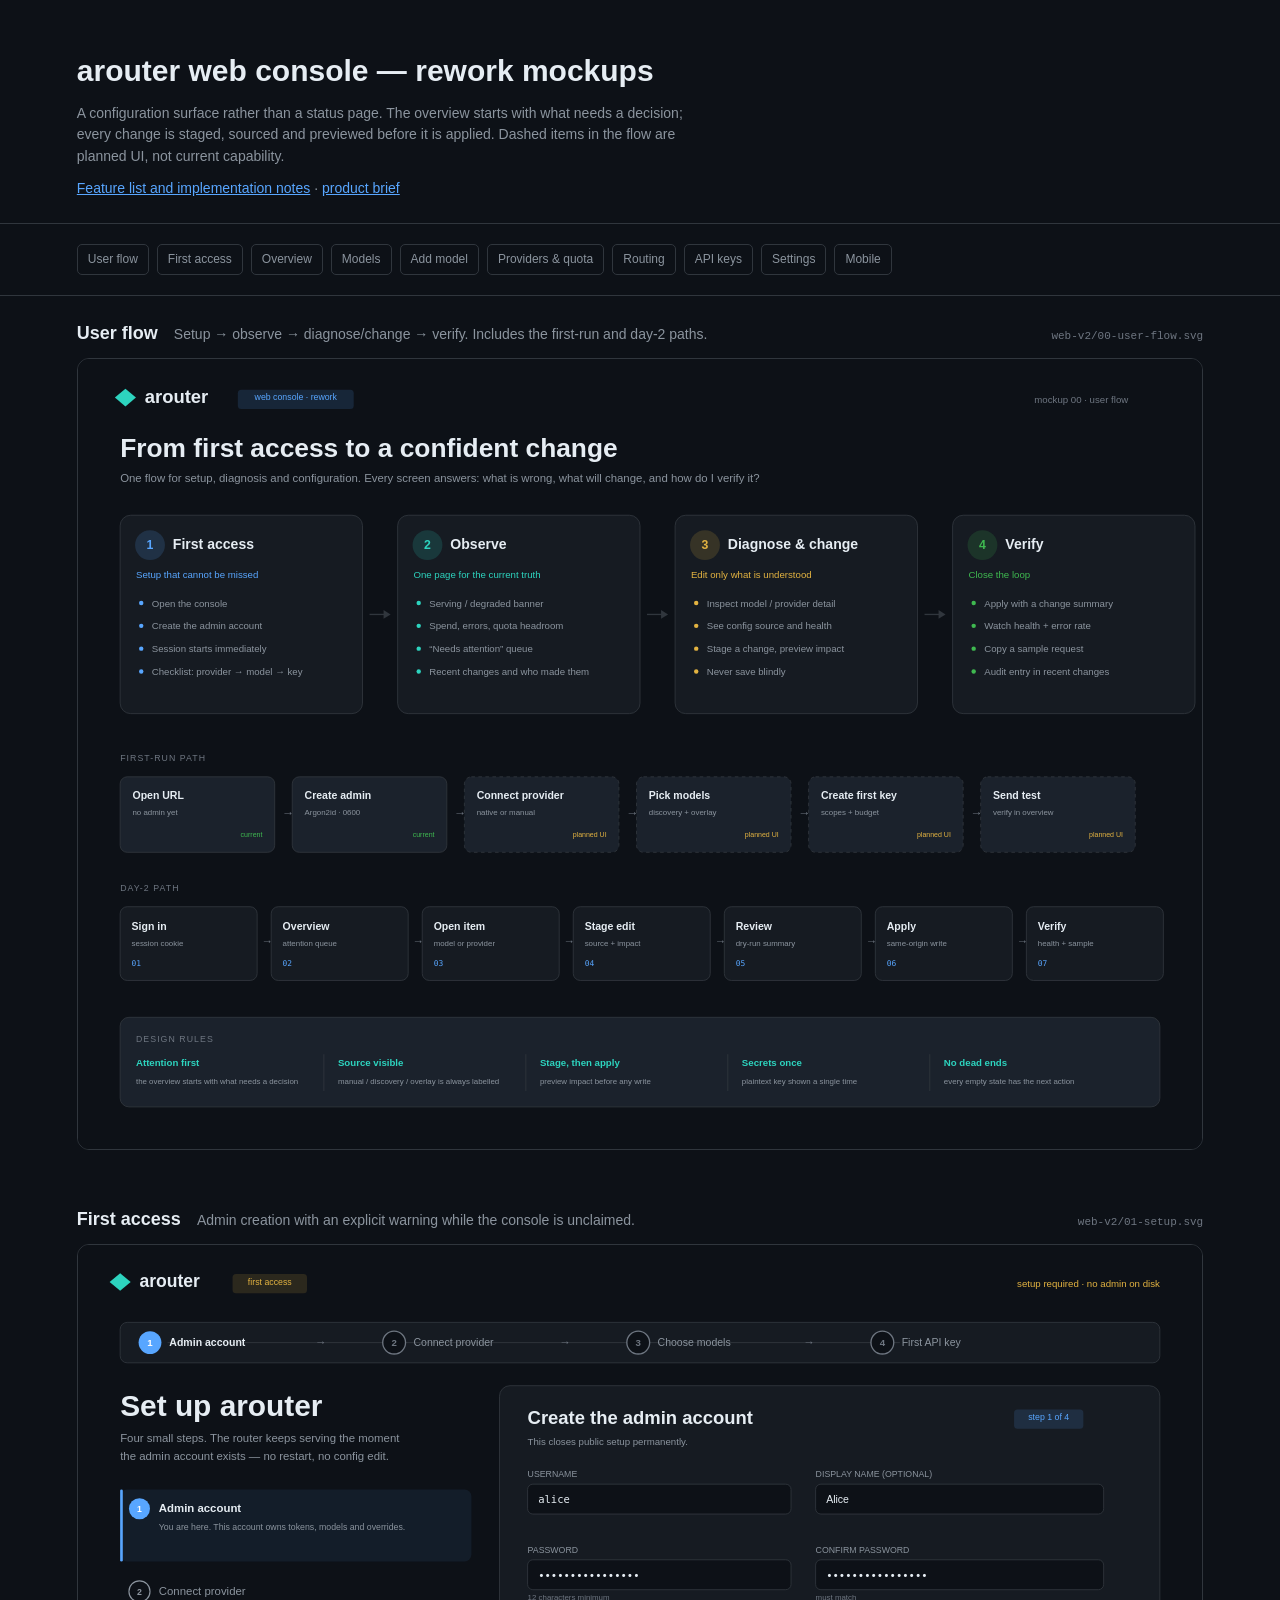
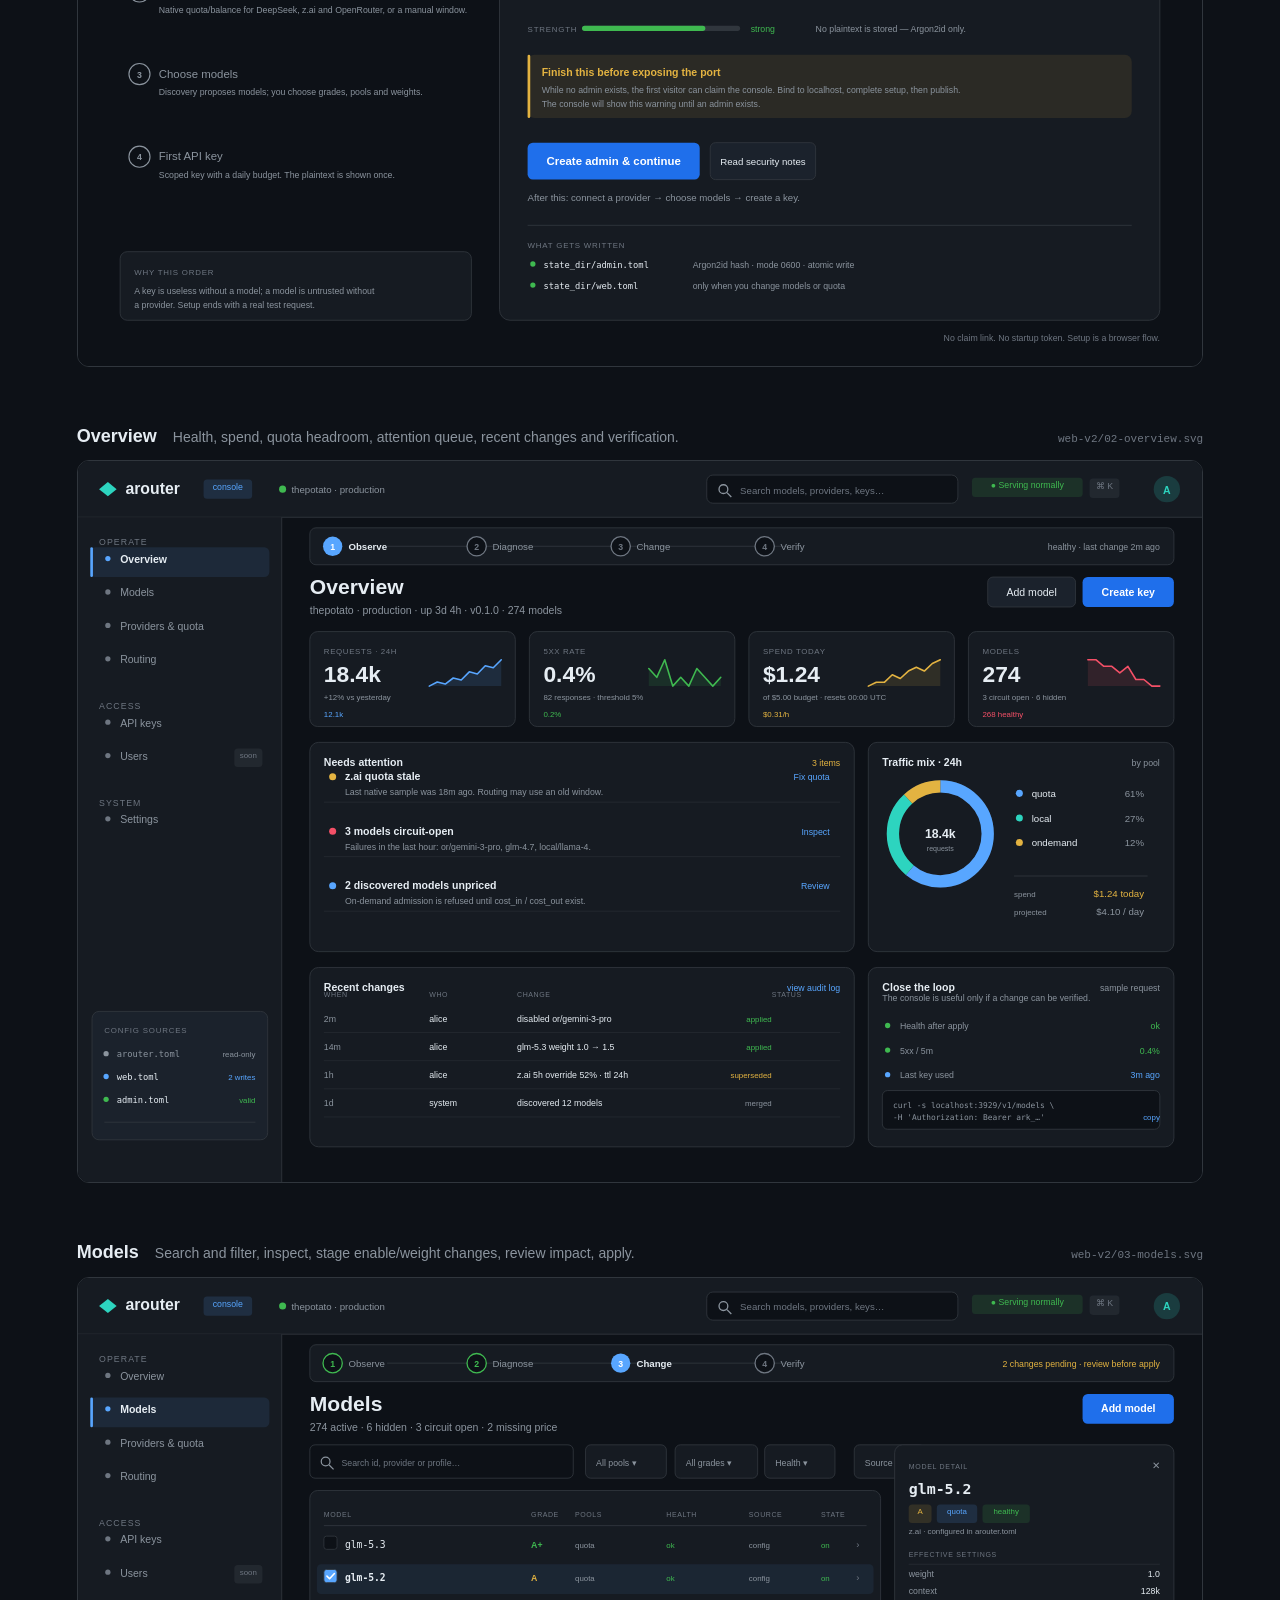
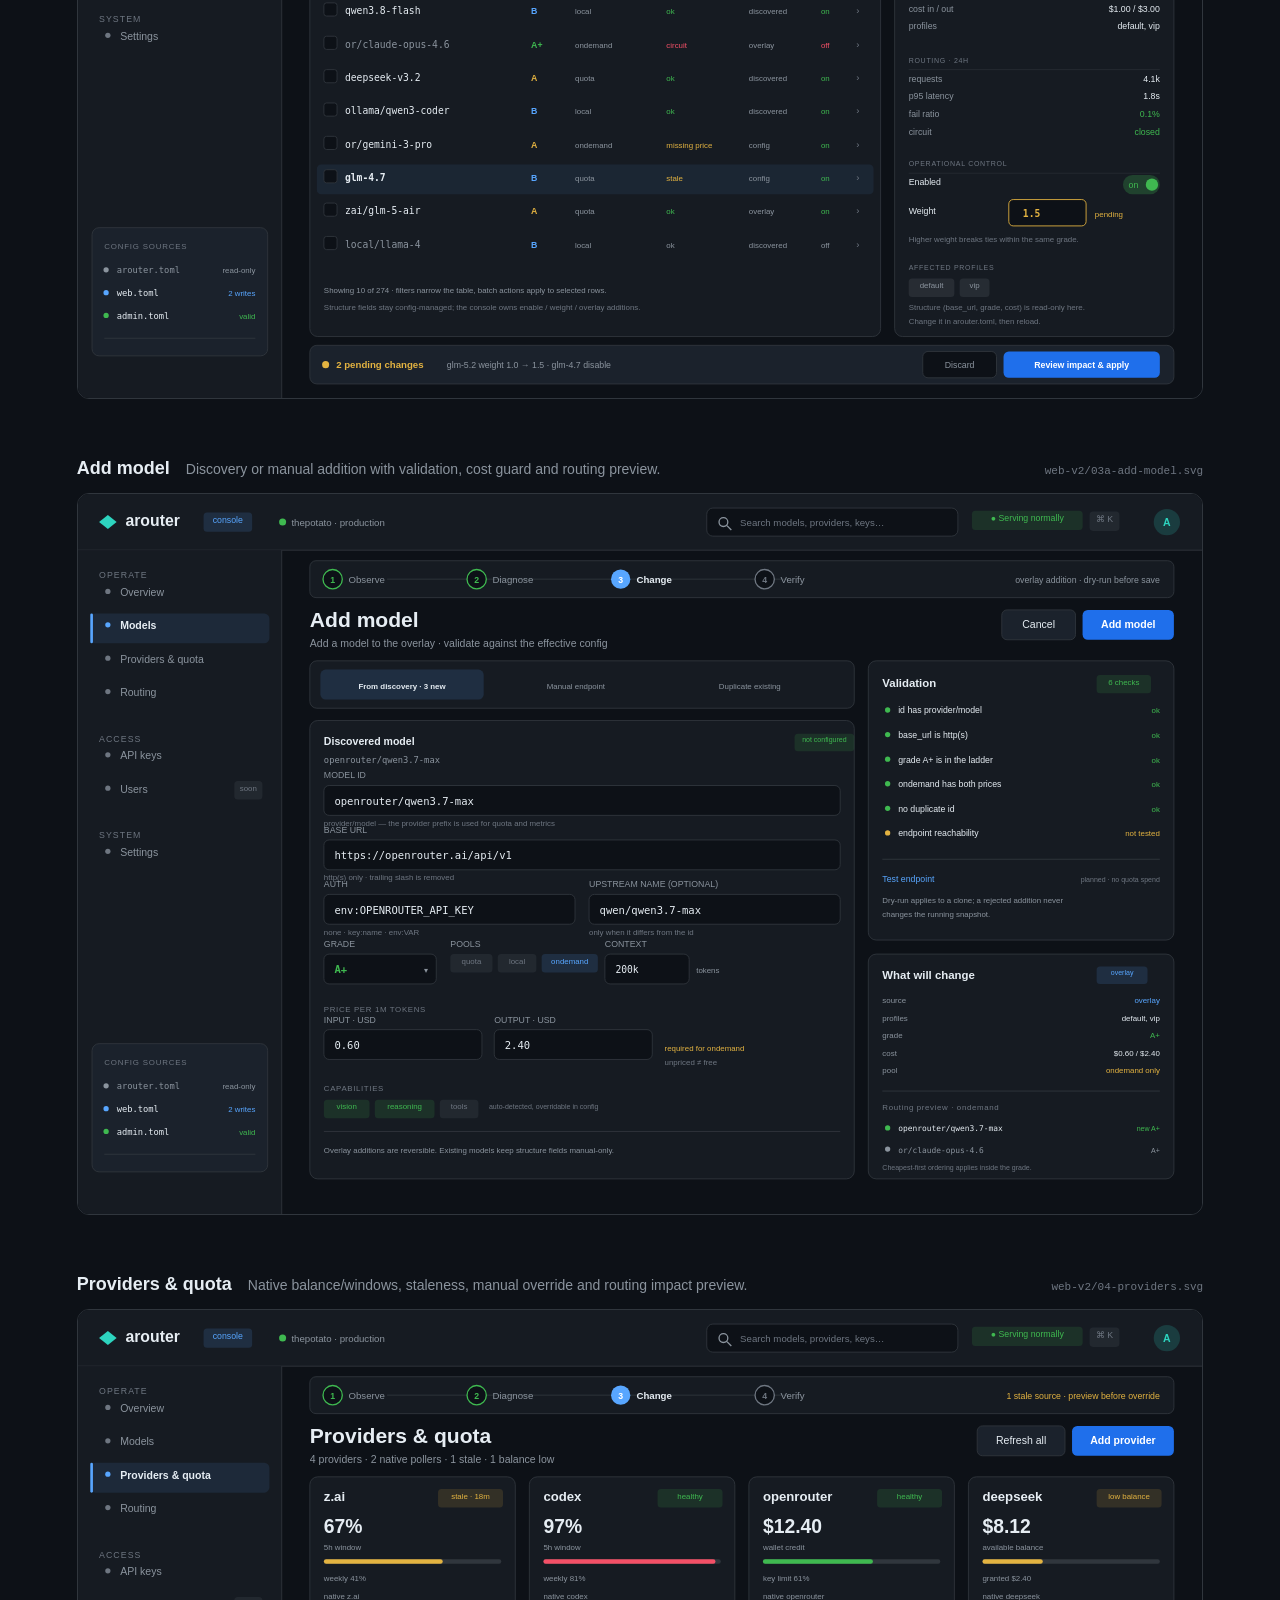
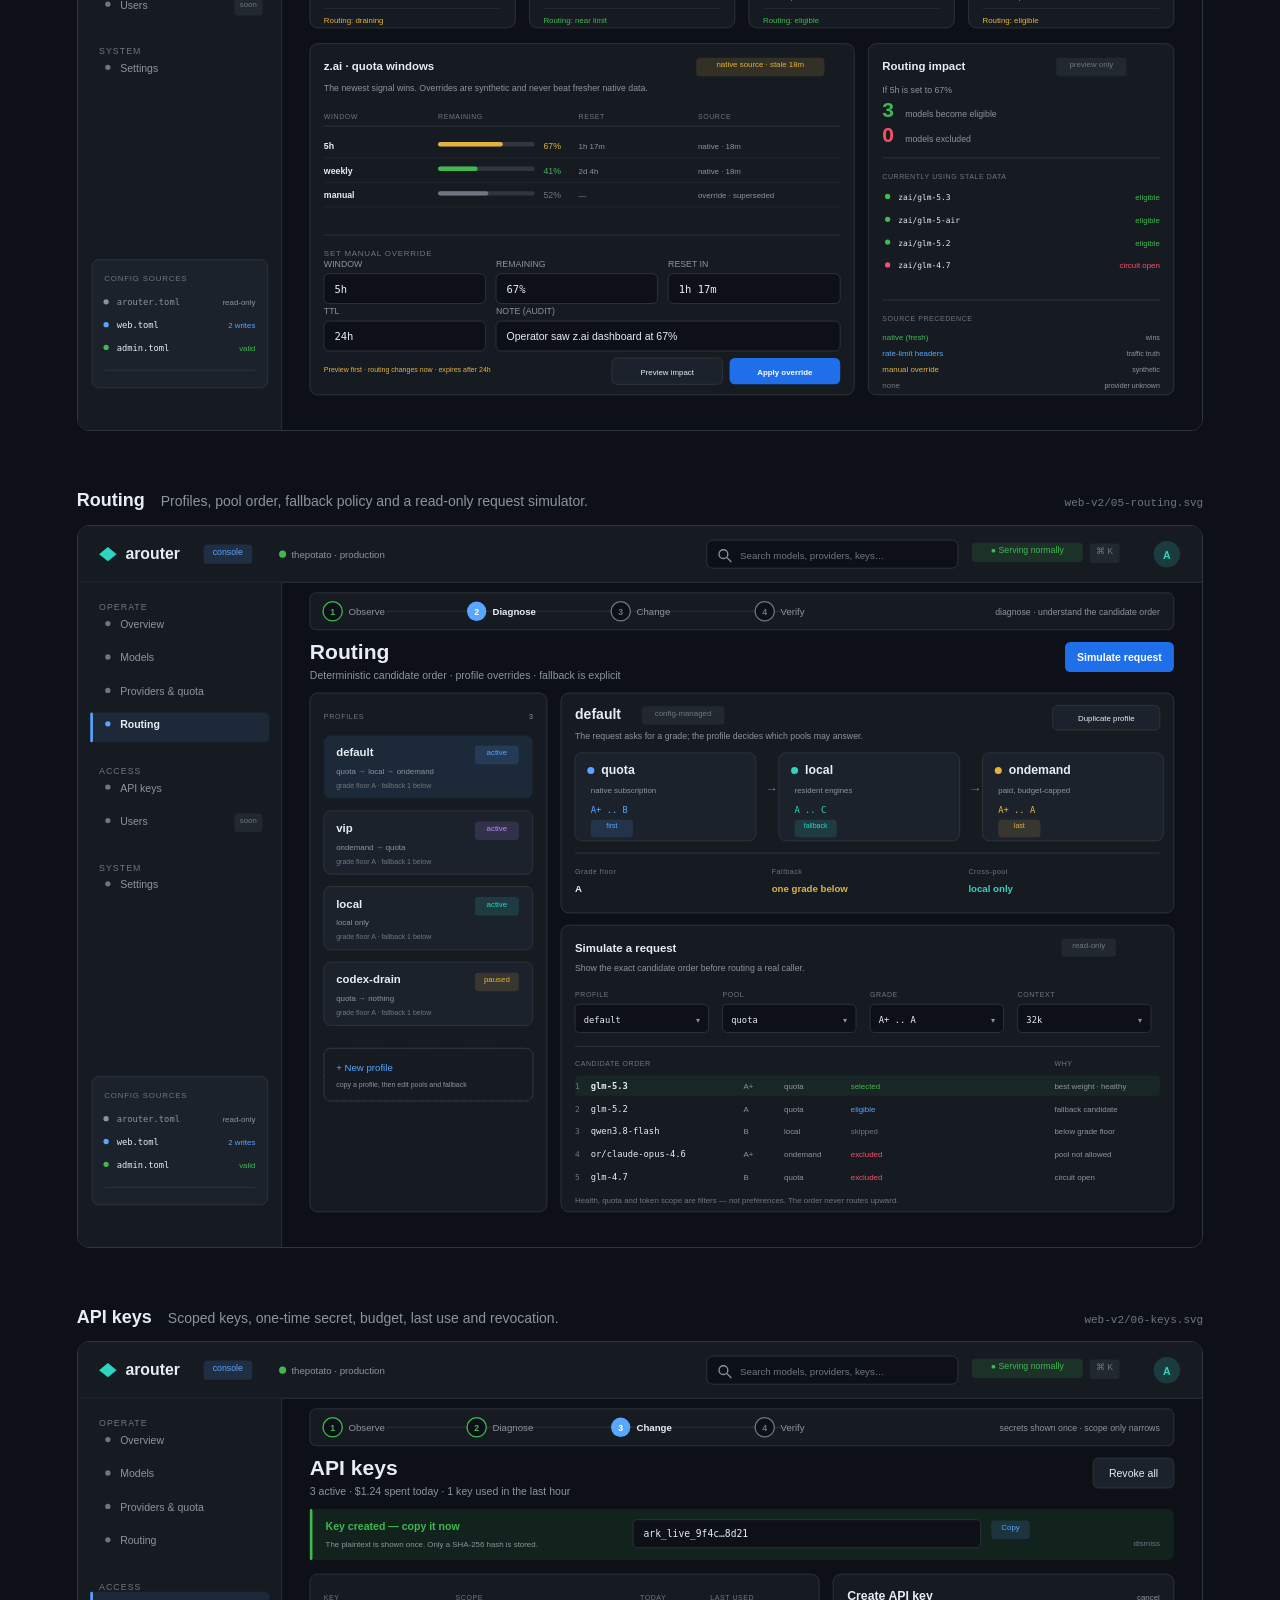
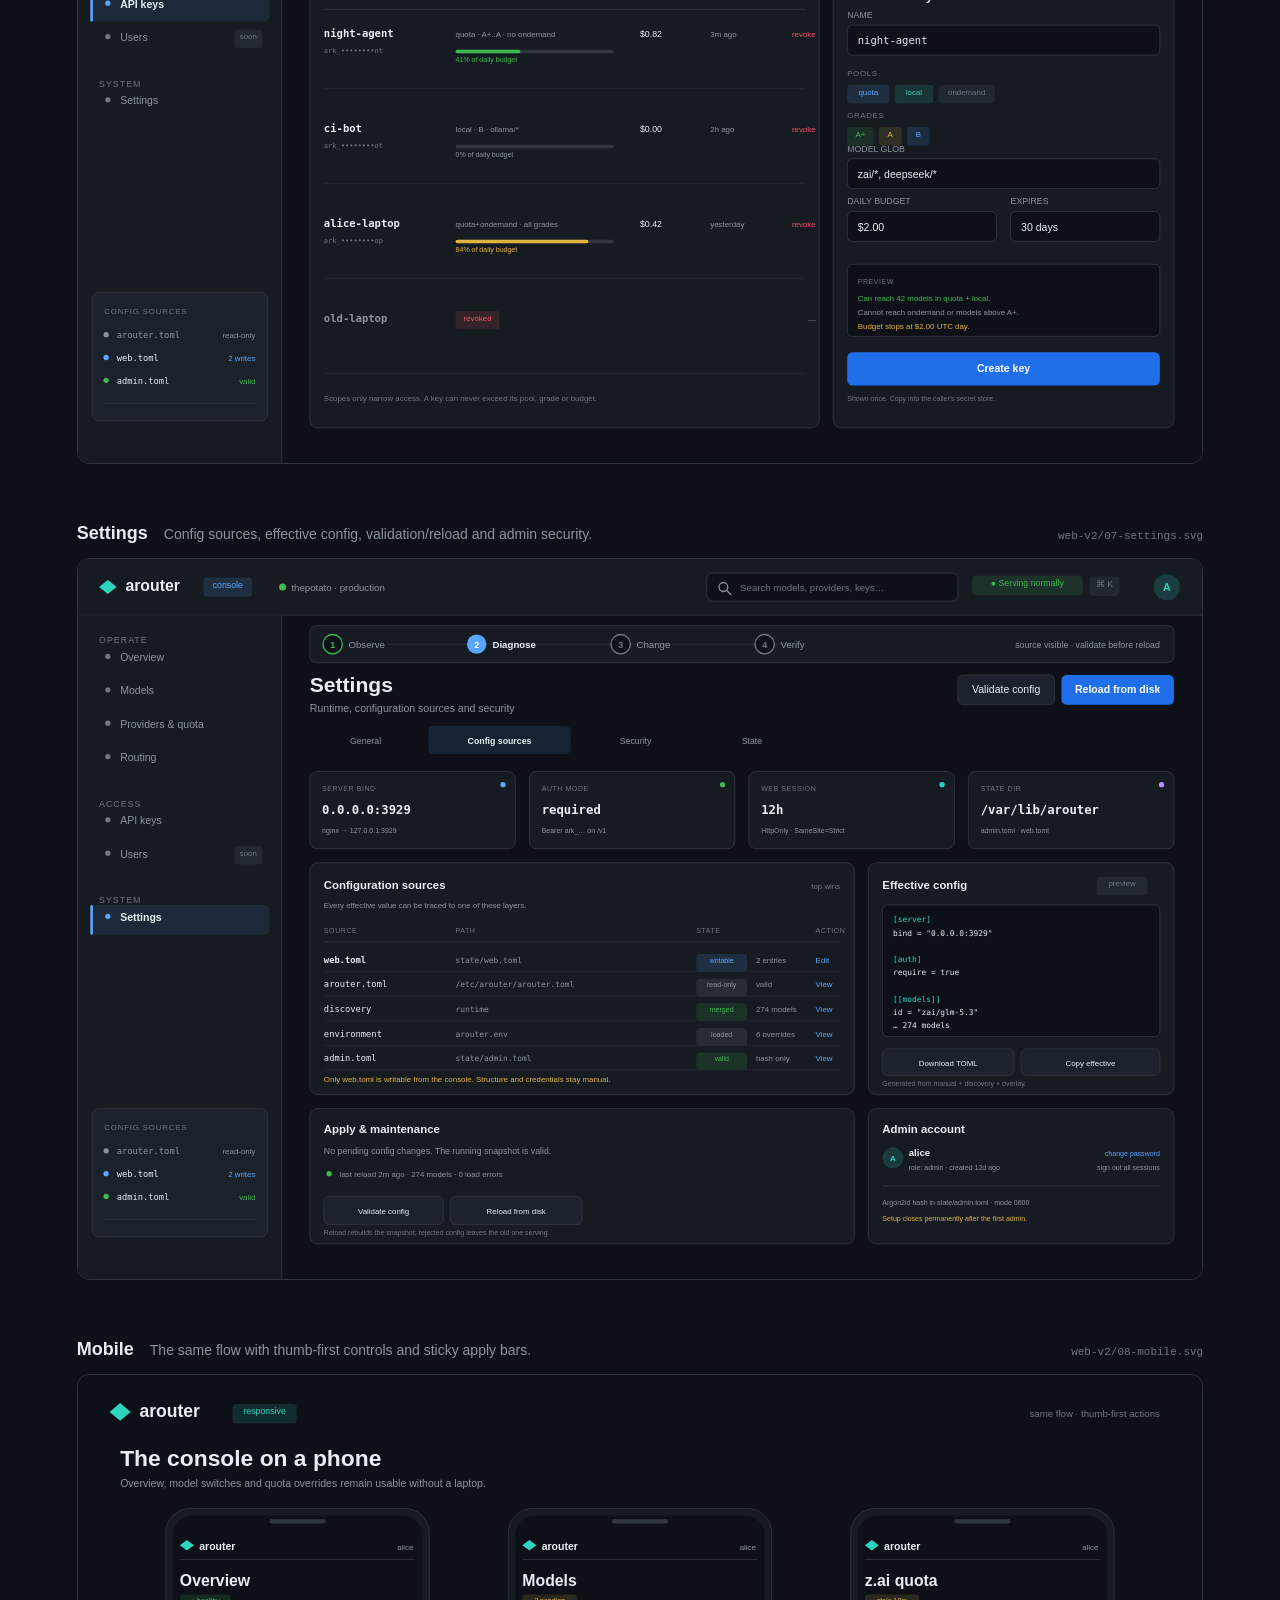
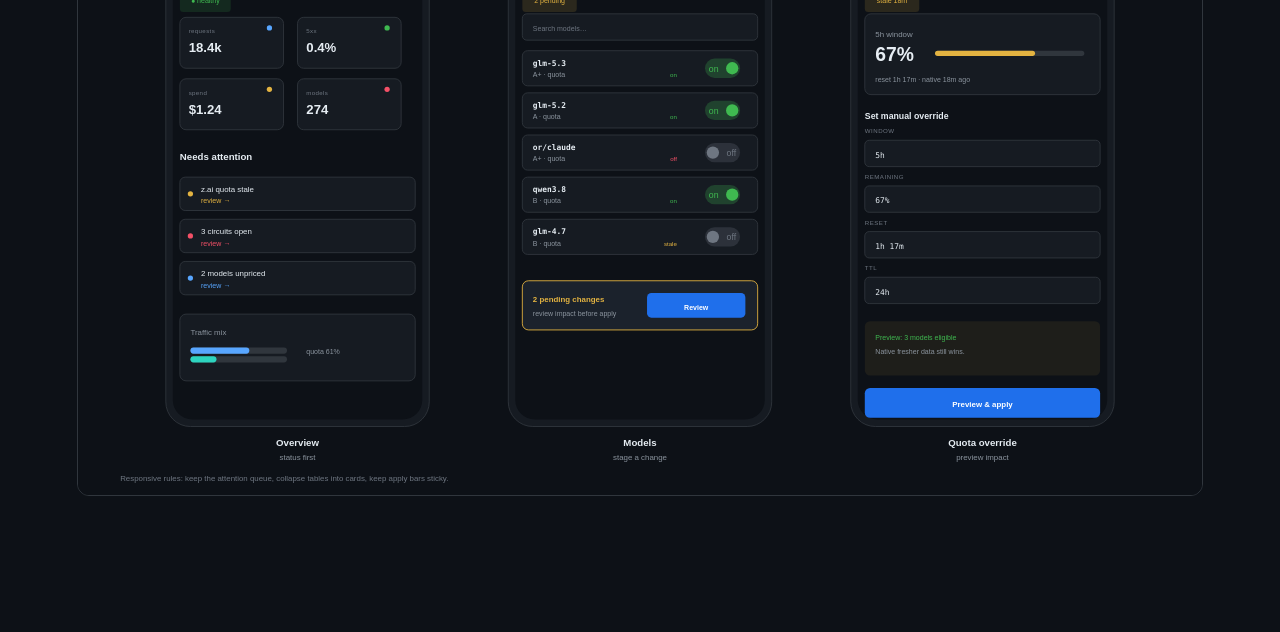
<file: contrib/mockups/web-v2/index.html>
<!doctype html>
<html lang="en"><head><meta charset="utf-8">
<meta name="viewport" content="width=device-width, initial-scale=1">
<title>arouter web console — rework mockups</title>
<style>
:root { color-scheme: dark; --bg:#0D1117; --panel:#161B22; --line:#30363D; --txt:#E6EDF3; --dim:#8B949E; --blue:#58A6FF; }
* { box-sizing: border-box; }
body { margin:0; background:var(--bg); color:var(--txt); font:14px/1.55 -apple-system,'Segoe UI',sans-serif; }
header { padding:48px 6vw 24px; border-bottom:1px solid var(--line); }
header h1 { margin:0 0 8px; font-size:30px; }
header p { margin:0; color:var(--dim); max-width:78ch; }
header a { color:var(--blue); }
nav { padding:20px 6vw; display:flex; gap:8px; flex-wrap:wrap; border-bottom:1px solid var(--line); }
nav a { color:var(--dim); text-decoration:none; border:1px solid var(--line); padding:5px 10px; border-radius:5px; font-size:12px; }
nav a:hover { color:var(--txt); border-color:var(--blue); }
main { padding:24px 6vw 80px; }
.shot { margin:0 0 56px; }
.meta { display:flex; gap:16px; align-items:baseline; flex-wrap:wrap; margin:0 0 10px; }
.meta h2 { margin:0; font-size:18px; }
.meta p { margin:0; color:var(--dim); flex:1; min-width:280px; }
.meta code { color:#6E7681; font-size:11px; }
.shot img { display:block; width:100%; height:auto; border:1px solid var(--line); border-radius:12px; background:#0D1117; }
</style></head>
<body>
<header>
  <h1>arouter web console — rework mockups</h1>
  <p>A configuration surface rather than a status page. The overview starts with what needs a decision; every change is staged, sourced and previewed before it is applied. Dashed items in the flow are planned UI, not current capability.</p>
  <p style="margin-top:10px"><a href="README.md">Feature list and implementation notes</a> · <a href="../../../docs/web-console-rework.md">product brief</a></p>
</header>
<nav><a href="00-user-flow.svg">User flow</a><a href="01-setup.svg">First access</a><a href="02-overview.svg">Overview</a><a href="03-models.svg">Models</a><a href="03a-add-model.svg">Add model</a><a href="04-providers.svg">Providers &amp; quota</a><a href="05-routing.svg">Routing</a><a href="06-keys.svg">API keys</a><a href="07-settings.svg">Settings</a><a href="08-mobile.svg">Mobile</a></nav>
<main>
    <section class="shot">
      <div class="meta"><h2>User flow</h2><p>Setup → observe → diagnose/change → verify. Includes the first-run and day-2 paths.</p><code>web-v2/00-user-flow.svg</code></div>
      <a href="00-user-flow.svg"><img src="00-user-flow.svg" alt="User flow mockup"></a>
    </section>
    <section class="shot">
      <div class="meta"><h2>First access</h2><p>Admin creation with an explicit warning while the console is unclaimed.</p><code>web-v2/01-setup.svg</code></div>
      <a href="01-setup.svg"><img src="01-setup.svg" alt="First access mockup"></a>
    </section>
    <section class="shot">
      <div class="meta"><h2>Overview</h2><p>Health, spend, quota headroom, attention queue, recent changes and verification.</p><code>web-v2/02-overview.svg</code></div>
      <a href="02-overview.svg"><img src="02-overview.svg" alt="Overview mockup"></a>
    </section>
    <section class="shot">
      <div class="meta"><h2>Models</h2><p>Search and filter, inspect, stage enable/weight changes, review impact, apply.</p><code>web-v2/03-models.svg</code></div>
      <a href="03-models.svg"><img src="03-models.svg" alt="Models mockup"></a>
    </section>
    <section class="shot">
      <div class="meta"><h2>Add model</h2><p>Discovery or manual addition with validation, cost guard and routing preview.</p><code>web-v2/03a-add-model.svg</code></div>
      <a href="03a-add-model.svg"><img src="03a-add-model.svg" alt="Add model mockup"></a>
    </section>
    <section class="shot">
      <div class="meta"><h2>Providers &amp; quota</h2><p>Native balance/windows, staleness, manual override and routing impact preview.</p><code>web-v2/04-providers.svg</code></div>
      <a href="04-providers.svg"><img src="04-providers.svg" alt="Providers &amp; quota mockup"></a>
    </section>
    <section class="shot">
      <div class="meta"><h2>Routing</h2><p>Profiles, pool order, fallback policy and a read-only request simulator.</p><code>web-v2/05-routing.svg</code></div>
      <a href="05-routing.svg"><img src="05-routing.svg" alt="Routing mockup"></a>
    </section>
    <section class="shot">
      <div class="meta"><h2>API keys</h2><p>Scoped keys, one-time secret, budget, last use and revocation.</p><code>web-v2/06-keys.svg</code></div>
      <a href="06-keys.svg"><img src="06-keys.svg" alt="API keys mockup"></a>
    </section>
    <section class="shot">
      <div class="meta"><h2>Settings</h2><p>Config sources, effective config, validation/reload and admin security.</p><code>web-v2/07-settings.svg</code></div>
      <a href="07-settings.svg"><img src="07-settings.svg" alt="Settings mockup"></a>
    </section>
    <section class="shot">
      <div class="meta"><h2>Mobile</h2><p>The same flow with thumb-first controls and sticky apply bars.</p><code>web-v2/08-mobile.svg</code></div>
      <a href="08-mobile.svg"><img src="08-mobile.svg" alt="Mobile mockup"></a>
    </section>
</main>
</body></html>
</file>
